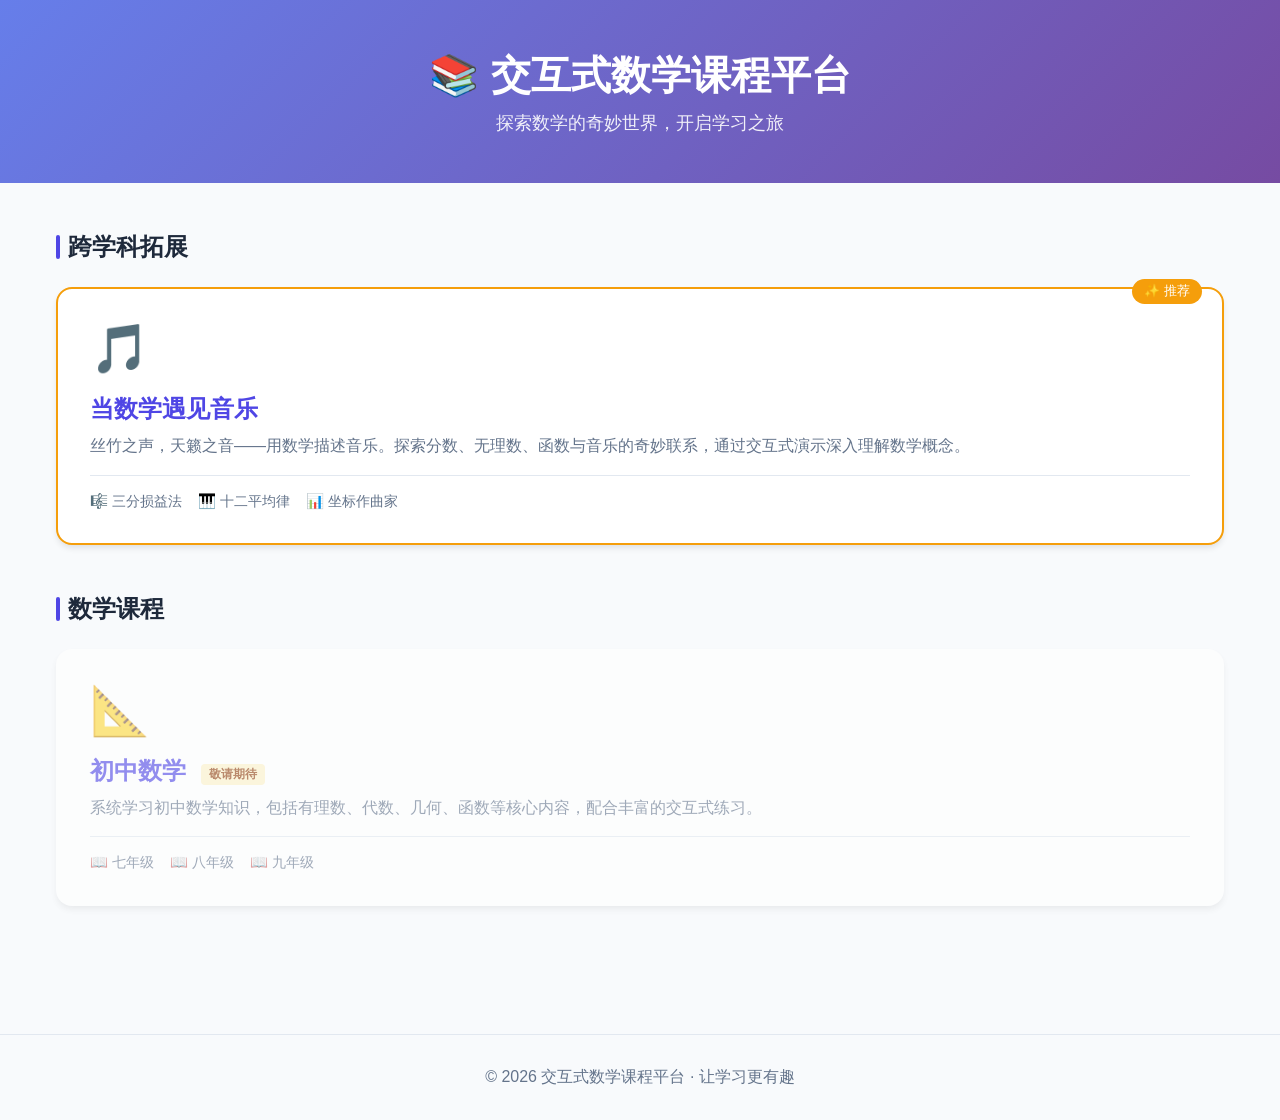
<file: index.html>
<!DOCTYPE html>
<html lang="zh-CN">
<head>
    <meta charset="UTF-8">
    <meta http-equiv="refresh" content="0;url=public/">
    <title>交互式课程平台</title>
    <style>
        body {
            font-family: -apple-system, BlinkMacSystemFont, 'Segoe UI', Roboto, sans-serif;
            display: flex;
            justify-content: center;
            align-items: center;
            min-height: 100vh;
            margin: 0;
            background: linear-gradient(135deg, #667eea 0%, #764ba2 100%);
            color: white;
        }
        .container {
            text-align: center;
        }
        h1 {
            font-size: 2rem;
            margin-bottom: 1rem;
        }
        p {
            opacity: 0.9;
        }
        a {
            color: white;
            text-decoration: underline;
        }
    </style>
</head>
<body>
    <div class="container">
        <h1>正在跳转到课程平台...</h1>
        <p>如果没有自动跳转，请 <a href="public/">点击这里</a></p>
    </div>
</body>
</html>
</file>
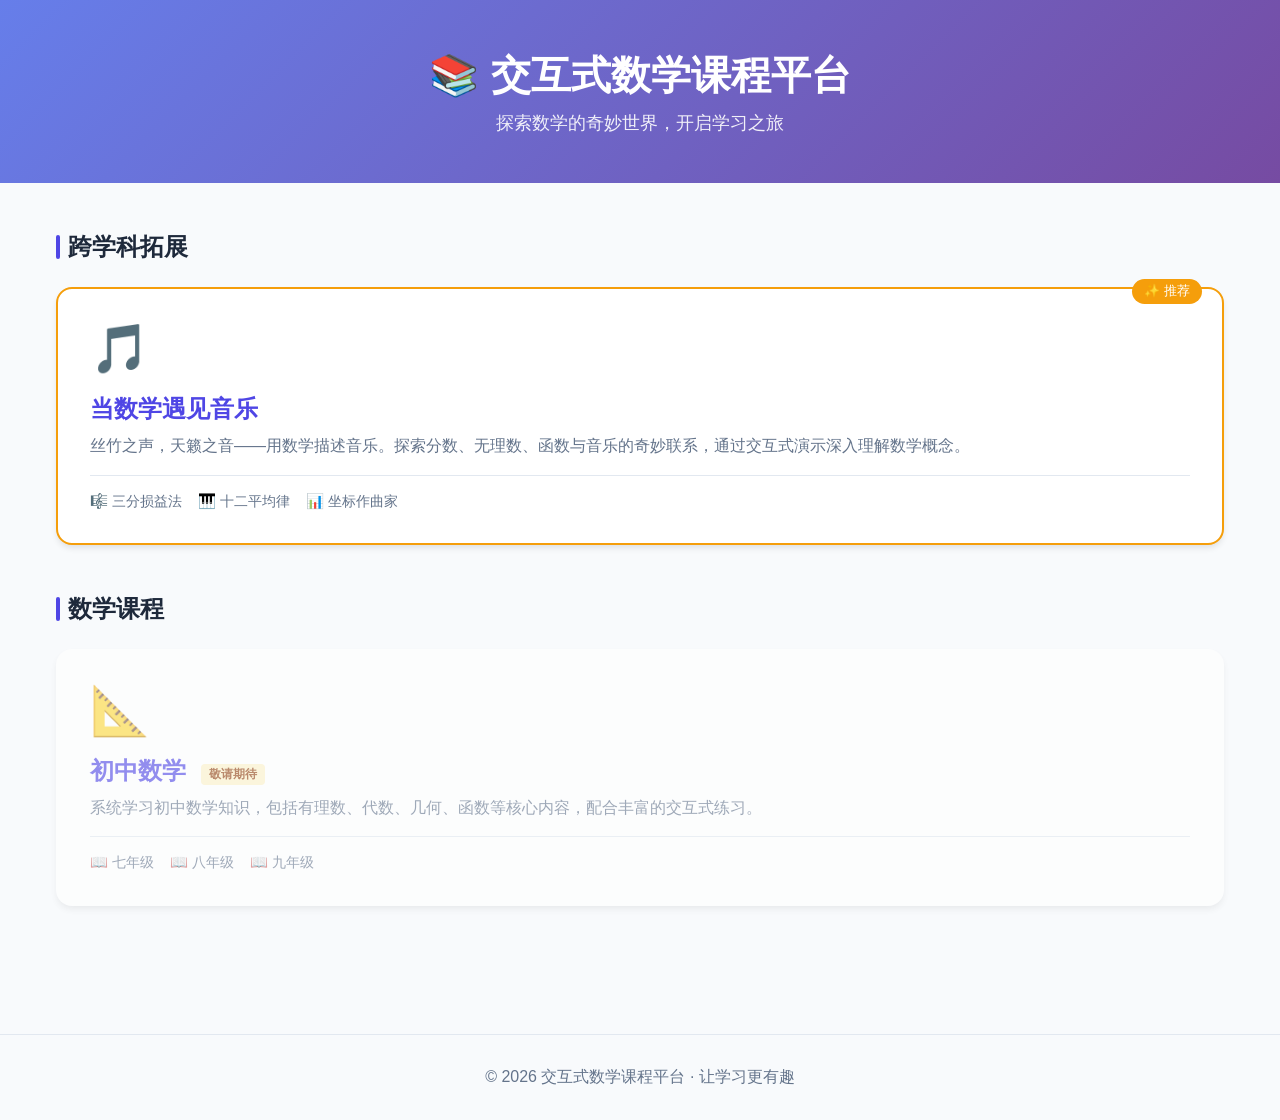
<file: public/index.html>
<!DOCTYPE html>
<html lang="zh-CN">
<head>
    <meta charset="UTF-8">
    <meta name="viewport" content="width=device-width, initial-scale=1.0">
    <title>交互式数学课程平台</title>
    <style>
        * {
            margin: 0;
            padding: 0;
            box-sizing: border-box;
        }
        :root {
            --primary-color: #4f46e5;
            --primary-hover: #4338ca;
            --accent-color: #f59e0b;
            --bg-color: #f8fafc;
            --text-color: #1e293b;
            --shadow: 0 4px 6px -1px rgb(0 0 0 / 0.1);
            --shadow-lg: 0 10px 15px -3px rgb(0 0 0 / 0.1);
        }
        body {
            font-family: -apple-system, BlinkMacSystemFont, 'Segoe UI', Roboto, sans-serif;
            background: var(--bg-color);
            min-height: 100vh;
            color: var(--text-color);
        }
        .header {
            background: linear-gradient(135deg, #667eea 0%, #764ba2 100%);
            color: white;
            padding: 3rem 0;
            text-align: center;
        }
        .header h1 {
            font-size: 2.5rem;
            margin-bottom: 0.5rem;
        }
        .header p {
            opacity: 0.9;
            font-size: 1.1rem;
        }
        .main {
            max-width: 1200px;
            margin: 0 auto;
            padding: 3rem 1rem;
        }
        .section-title {
            font-size: 1.5rem;
            margin-bottom: 1.5rem;
            color: var(--text-color);
            display: flex;
            align-items: center;
            gap: 0.5rem;
        }
        .section-title::before {
            content: '';
            width: 4px;
            height: 24px;
            background: var(--primary-color);
            border-radius: 2px;
        }
        .course-grid {
            display: grid;
            grid-template-columns: repeat(auto-fit, minmax(320px, 1fr));
            gap: 2rem;
            margin-bottom: 3rem;
        }
        .course-card {
            background: white;
            border-radius: 1rem;
            padding: 2rem;
            text-decoration: none;
            color: inherit;
            box-shadow: var(--shadow);
            transition: all 0.3s;
            border: 2px solid transparent;
        }
        .course-card:hover {
            transform: translateY(-5px);
            box-shadow: var(--shadow-lg);
            border-color: var(--primary-color);
        }
        .course-icon {
            font-size: 3rem;
            margin-bottom: 1rem;
        }
        .course-title {
            font-size: 1.5rem;
            font-weight: 700;
            margin-bottom: 0.5rem;
            color: var(--primary-color);
        }
        .course-desc {
            color: #64748b;
            line-height: 1.6;
            margin-bottom: 1rem;
        }
        .course-meta {
            padding-top: 1rem;
            border-top: 1px solid #e2e8f0;
            display: flex;
            gap: 1rem;
            font-size: 0.9rem;
            color: #64748b;
        }
        .coming-soon {
            opacity: 0.6;
            cursor: default;
        }
        .coming-soon:hover {
            transform: none;
            border-color: transparent;
        }
        .badge {
            background: #fef3c7;
            color: #92400e;
            font-size: 0.75rem;
            padding: 0.2rem 0.5rem;
            border-radius: 0.25rem;
            margin-left: 0.5rem;
        }
        .featured {
            border: 2px solid var(--accent-color);
            position: relative;
        }
        .featured::after {
            content: '✨ 推荐';
            position: absolute;
            top: -10px;
            right: 20px;
            background: var(--accent-color);
            color: white;
            padding: 0.25rem 0.75rem;
            border-radius: 1rem;
            font-size: 0.8rem;
        }
        .footer {
            text-align: center;
            padding: 2rem;
            color: #64748b;
            border-top: 1px solid #e2e8f0;
            margin-top: 2rem;
        }
    </style>
</head>
<body>
    <header class="header">
        <h1>📚 交互式数学课程平台</h1>
        <p>探索数学的奇妙世界，开启学习之旅</p>
    </header>

    <main class="main">
        <h2 class="section-title">跨学科拓展</h2>
        
        <div class="course-grid">
            <a href="courses/interdisciplinary/music-and-math/" class="course-card featured">
                <div class="course-icon">🎵</div>
                <h3 class="course-title">当数学遇见音乐</h3>
                <p class="course-desc">丝竹之声，天籁之音——用数学描述音乐。探索分数、无理数、函数与音乐的奇妙联系，通过交互式演示深入理解数学概念。</p>
                <div class="course-meta">
                    <span>🎼 三分损益法</span>
                    <span>🎹 十二平均律</span>
                    <span>📊 坐标作曲家</span>
                </div>
            </a>
        </div>

        <h2 class="section-title">数学课程</h2>
        
        <div class="course-grid">
            <div class="course-card coming-soon">
                <div class="course-icon">📐</div>
                <h3 class="course-title">初中数学 <span class="badge">敬请期待</span></h3>
                <p class="course-desc">系统学习初中数学知识，包括有理数、代数、几何、函数等核心内容，配合丰富的交互式练习。</p>
                <div class="course-meta">
                    <span>📖 七年级</span>
                    <span>📖 八年级</span>
                    <span>📖 九年级</span>
                </div>
            </div>
        </div>
    </main>

    <footer class="footer">
        <p>&copy; 2026 交互式数学课程平台 · 让学习更有趣</p>
    </footer>
</body>
</html>
</file>
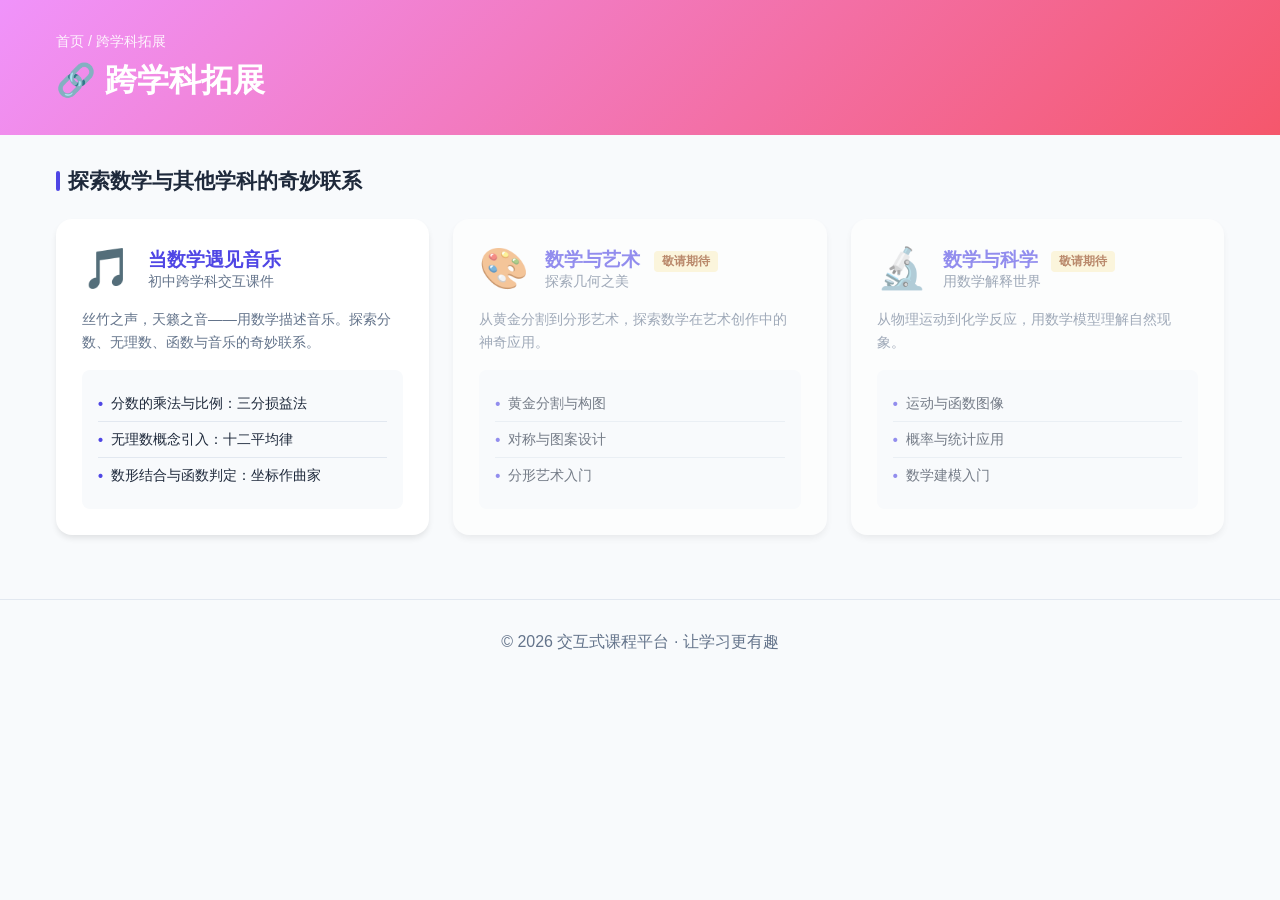
<file: public/courses/interdisciplinary/index.html>
<!DOCTYPE html>
<html lang="zh-CN">
<head>
    <meta charset="UTF-8">
    <meta name="viewport" content="width=device-width, initial-scale=1.0">
    <title>跨学科拓展 - 交互式课程平台</title>
    <style>
        * {
            margin: 0;
            padding: 0;
            box-sizing: border-box;
        }
        :root {
            --primary-color: #4f46e5;
            --primary-hover: #4338ca;
            --accent-color: #f59e0b;
            --bg-color: #f8fafc;
            --text-color: #1e293b;
            --shadow: 0 4px 6px -1px rgb(0 0 0 / 0.1);
            --shadow-lg: 0 10px 15px -3px rgb(0 0 0 / 0.1);
        }
        body {
            font-family: -apple-system, BlinkMacSystemFont, 'Segoe UI', Roboto, sans-serif;
            background: var(--bg-color);
            min-height: 100vh;
            color: var(--text-color);
        }
        .header {
            background: linear-gradient(135deg, #f093fb 0%, #f5576c 100%);
            color: white;
            padding: 2rem 0;
        }
        .header .container {
            max-width: 1200px;
            margin: 0 auto;
            padding: 0 1rem;
        }
        .breadcrumb {
            font-size: 0.9rem;
            opacity: 0.9;
            margin-bottom: 0.5rem;
        }
        .breadcrumb a {
            color: white;
            text-decoration: none;
        }
        .breadcrumb a:hover {
            text-decoration: underline;
        }
        .header h1 {
            font-size: 2rem;
            display: flex;
            align-items: center;
            gap: 0.5rem;
        }
        .main {
            max-width: 1200px;
            margin: 0 auto;
            padding: 2rem 1rem;
        }
        .section-title {
            font-size: 1.3rem;
            margin-bottom: 1.5rem;
            color: var(--text-color);
            display: flex;
            align-items: center;
            gap: 0.5rem;
        }
        .section-title::before {
            content: '';
            width: 4px;
            height: 20px;
            background: var(--primary-color);
            border-radius: 2px;
        }
        .course-grid {
            display: grid;
            grid-template-columns: repeat(auto-fit, minmax(320px, 1fr));
            gap: 1.5rem;
        }
        .course-card {
            background: white;
            border-radius: 1rem;
            padding: 1.5rem;
            text-decoration: none;
            color: inherit;
            box-shadow: var(--shadow);
            transition: all 0.3s;
            border: 2px solid transparent;
        }
        .course-card:hover {
            transform: translateY(-3px);
            box-shadow: var(--shadow-lg);
            border-color: var(--primary-color);
        }
        .course-header {
            display: flex;
            align-items: center;
            gap: 1rem;
            margin-bottom: 1rem;
        }
        .course-icon {
            font-size: 2.5rem;
        }
        .course-title {
            font-size: 1.2rem;
            font-weight: 600;
            color: var(--primary-color);
        }
        .course-subtitle {
            font-size: 0.85rem;
            color: #64748b;
        }
        .course-desc {
            font-size: 0.9rem;
            color: #64748b;
            line-height: 1.6;
            margin-bottom: 1rem;
        }
        .course-modules {
            background: #f8fafc;
            border-radius: 0.5rem;
            padding: 1rem;
        }
        .module-item {
            display: flex;
            align-items: center;
            gap: 0.5rem;
            padding: 0.5rem 0;
            font-size: 0.9rem;
            color: var(--text-color);
            border-bottom: 1px solid #e2e8f0;
        }
        .module-item:last-child {
            border-bottom: none;
        }
        .module-item::before {
            content: '•';
            color: var(--primary-color);
            font-weight: bold;
        }
        .coming-soon {
            opacity: 0.6;
            cursor: not-allowed;
        }
        .coming-soon:hover {
            transform: none;
            border-color: transparent;
        }
        .badge {
            background: #fef3c7;
            color: #92400e;
            font-size: 0.75rem;
            padding: 0.2rem 0.5rem;
            border-radius: 0.25rem;
            margin-left: 0.5rem;
        }
        .footer {
            text-align: center;
            padding: 2rem;
            color: #64748b;
            border-top: 1px solid #e2e8f0;
            margin-top: 2rem;
        }
    </style>
</head>
<body>
    <header class="header">
        <div class="container">
            <nav class="breadcrumb">
                <a href="../">首页</a> / 跨学科拓展
            </nav>
            <h1>🔗 跨学科拓展</h1>
        </div>
    </header>

    <main class="main">
        <h2 class="section-title">探索数学与其他学科的奇妙联系</h2>
        
        <div class="course-grid">
            <a href="music-and-math/" class="course-card">
                <div class="course-header">
                    <div class="course-icon">🎵</div>
                    <div>
                        <h3 class="course-title">当数学遇见音乐</h3>
                        <p class="course-subtitle">初中跨学科交互课件</p>
                    </div>
                </div>
                <p class="course-desc">丝竹之声，天籁之音——用数学描述音乐。探索分数、无理数、函数与音乐的奇妙联系。</p>
                <div class="course-modules">
                    <div class="module-item">分数的乘法与比例：三分损益法</div>
                    <div class="module-item">无理数概念引入：十二平均律</div>
                    <div class="module-item">数形结合与函数判定：坐标作曲家</div>
                </div>
            </a>

            <div class="course-card coming-soon">
                <div class="course-header">
                    <div class="course-icon">🎨</div>
                    <div>
                        <h3 class="course-title">数学与艺术 <span class="badge">敬请期待</span></h3>
                        <p class="course-subtitle">探索几何之美</p>
                    </div>
                </div>
                <p class="course-desc">从黄金分割到分形艺术，探索数学在艺术创作中的神奇应用。</p>
                <div class="course-modules">
                    <div class="module-item">黄金分割与构图</div>
                    <div class="module-item">对称与图案设计</div>
                    <div class="module-item">分形艺术入门</div>
                </div>
            </div>

            <div class="course-card coming-soon">
                <div class="course-header">
                    <div class="course-icon">🔬</div>
                    <div>
                        <h3 class="course-title">数学与科学 <span class="badge">敬请期待</span></h3>
                        <p class="course-subtitle">用数学解释世界</p>
                    </div>
                </div>
                <p class="course-desc">从物理运动到化学反应，用数学模型理解自然现象。</p>
                <div class="course-modules">
                    <div class="module-item">运动与函数图像</div>
                    <div class="module-item">概率与统计应用</div>
                    <div class="module-item">数学建模入门</div>
                </div>
            </div>
        </div>
    </main>

    <footer class="footer">
        <p>&copy; 2026 交互式课程平台 · 让学习更有趣</p>
    </footer>
</body>
</html>
</file>
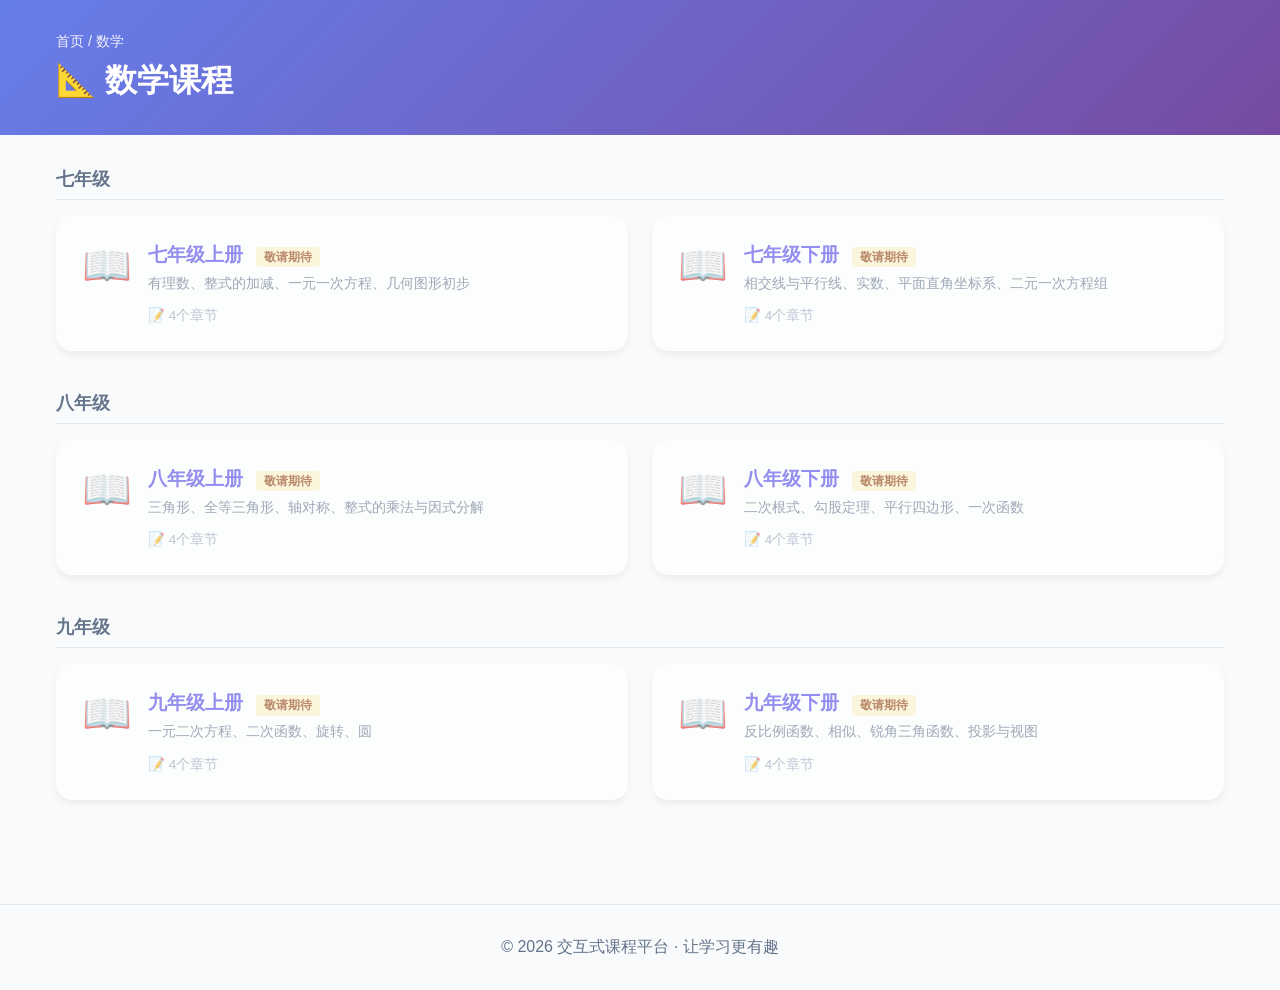
<file: public/courses/math/index.html>
<!DOCTYPE html>
<html lang="zh-CN">
<head>
    <meta charset="UTF-8">
    <meta name="viewport" content="width=device-width, initial-scale=1.0">
    <title>数学课程 - 交互式课程平台</title>
    <style>
        * {
            margin: 0;
            padding: 0;
            box-sizing: border-box;
        }
        :root {
            --primary-color: #4f46e5;
            --primary-hover: #4338ca;
            --accent-color: #f59e0b;
            --bg-color: #f8fafc;
            --text-color: #1e293b;
            --shadow: 0 4px 6px -1px rgb(0 0 0 / 0.1);
            --shadow-lg: 0 10px 15px -3px rgb(0 0 0 / 0.1);
        }
        body {
            font-family: -apple-system, BlinkMacSystemFont, 'Segoe UI', Roboto, sans-serif;
            background: var(--bg-color);
            min-height: 100vh;
            color: var(--text-color);
        }
        .header {
            background: linear-gradient(135deg, #667eea 0%, #764ba2 100%);
            color: white;
            padding: 2rem 0;
        }
        .header .container {
            max-width: 1200px;
            margin: 0 auto;
            padding: 0 1rem;
        }
        .breadcrumb {
            font-size: 0.9rem;
            opacity: 0.9;
            margin-bottom: 0.5rem;
        }
        .breadcrumb a {
            color: white;
            text-decoration: none;
        }
        .breadcrumb a:hover {
            text-decoration: underline;
        }
        .header h1 {
            font-size: 2rem;
            display: flex;
            align-items: center;
            gap: 0.5rem;
        }
        .main {
            max-width: 1200px;
            margin: 0 auto;
            padding: 2rem 1rem;
        }
        .section-title {
            font-size: 1.3rem;
            margin-bottom: 1.5rem;
            color: var(--text-color);
            display: flex;
            align-items: center;
            gap: 0.5rem;
        }
        .section-title::before {
            content: '';
            width: 4px;
            height: 20px;
            background: var(--primary-color);
            border-radius: 2px;
        }
        .grade-section {
            margin-bottom: 2.5rem;
        }
        .grade-title {
            font-size: 1.1rem;
            color: #64748b;
            margin-bottom: 1rem;
            padding-bottom: 0.5rem;
            border-bottom: 1px solid #e2e8f0;
        }
        .course-grid {
            display: grid;
            grid-template-columns: repeat(auto-fit, minmax(280px, 1fr));
            gap: 1.5rem;
        }
        .course-card {
            background: white;
            border-radius: 1rem;
            padding: 1.5rem;
            text-decoration: none;
            color: inherit;
            box-shadow: var(--shadow);
            transition: all 0.3s;
            border: 2px solid transparent;
            display: flex;
            align-items: flex-start;
            gap: 1rem;
        }
        .course-card:hover {
            transform: translateY(-3px);
            box-shadow: var(--shadow-lg);
            border-color: var(--primary-color);
        }
        .course-icon {
            font-size: 2.5rem;
            flex-shrink: 0;
        }
        .course-info {
            flex: 1;
        }
        .course-title {
            font-size: 1.2rem;
            font-weight: 600;
            margin-bottom: 0.3rem;
            color: var(--primary-color);
        }
        .course-desc {
            font-size: 0.9rem;
            color: #64748b;
            line-height: 1.5;
        }
        .course-meta {
            margin-top: 0.8rem;
            display: flex;
            gap: 1rem;
            font-size: 0.85rem;
            color: #94a3b8;
        }
        .coming-soon {
            opacity: 0.6;
            cursor: default;
        }
        .coming-soon:hover {
            transform: none;
            border-color: transparent;
        }
        .badge {
            background: #fef3c7;
            color: #92400e;
            font-size: 0.75rem;
            padding: 0.2rem 0.5rem;
            border-radius: 0.25rem;
            margin-left: 0.5rem;
        }
        .footer {
            text-align: center;
            padding: 2rem;
            color: #64748b;
            border-top: 1px solid #e2e8f0;
            margin-top: 2rem;
        }
    </style>
</head>
<body>
    <header class="header">
        <div class="container">
            <nav class="breadcrumb">
                <a href="../">首页</a> / 数学
            </nav>
            <h1>📐 数学课程</h1>
        </div>
    </header>

    <main class="main">
        <div class="grade-section">
            <h2 class="grade-title">七年级</h2>
            <div class="course-grid">
                <div class="course-card coming-soon">
                    <div class="course-icon">📖</div>
                    <div class="course-info">
                        <h3 class="course-title">七年级上册 <span class="badge">敬请期待</span></h3>
                        <p class="course-desc">有理数、整式的加减、一元一次方程、几何图形初步</p>
                        <div class="course-meta">
                            <span>📝 4个章节</span>
                        </div>
                    </div>
                </div>
                <div class="course-card coming-soon">
                    <div class="course-icon">📖</div>
                    <div class="course-info">
                        <h3 class="course-title">七年级下册 <span class="badge">敬请期待</span></h3>
                        <p class="course-desc">相交线与平行线、实数、平面直角坐标系、二元一次方程组</p>
                        <div class="course-meta">
                            <span>📝 4个章节</span>
                        </div>
                    </div>
                </div>
            </div>
        </div>

        <div class="grade-section">
            <h2 class="grade-title">八年级</h2>
            <div class="course-grid">
                <div class="course-card coming-soon">
                    <div class="course-icon">📖</div>
                    <div class="course-info">
                        <h3 class="course-title">八年级上册 <span class="badge">敬请期待</span></h3>
                        <p class="course-desc">三角形、全等三角形、轴对称、整式的乘法与因式分解</p>
                        <div class="course-meta">
                            <span>📝 4个章节</span>
                        </div>
                    </div>
                </div>
                <div class="course-card coming-soon">
                    <div class="course-icon">📖</div>
                    <div class="course-info">
                        <h3 class="course-title">八年级下册 <span class="badge">敬请期待</span></h3>
                        <p class="course-desc">二次根式、勾股定理、平行四边形、一次函数</p>
                        <div class="course-meta">
                            <span>📝 4个章节</span>
                        </div>
                    </div>
                </div>
            </div>
        </div>

        <div class="grade-section">
            <h2 class="grade-title">九年级</h2>
            <div class="course-grid">
                <div class="course-card coming-soon">
                    <div class="course-icon">📖</div>
                    <div class="course-info">
                        <h3 class="course-title">九年级上册 <span class="badge">敬请期待</span></h3>
                        <p class="course-desc">一元二次方程、二次函数、旋转、圆</p>
                        <div class="course-meta">
                            <span>📝 4个章节</span>
                        </div>
                    </div>
                </div>
                <div class="course-card coming-soon">
                    <div class="course-icon">📖</div>
                    <div class="course-info">
                        <h3 class="course-title">九年级下册 <span class="badge">敬请期待</span></h3>
                        <p class="course-desc">反比例函数、相似、锐角三角函数、投影与视图</p>
                        <div class="course-meta">
                            <span>📝 4个章节</span>
                        </div>
                    </div>
                </div>
            </div>
        </div>
    </main>

    <footer class="footer">
        <p>&copy; 2026 交互式课程平台 · 让学习更有趣</p>
    </footer>
</body>
</html>
</file>
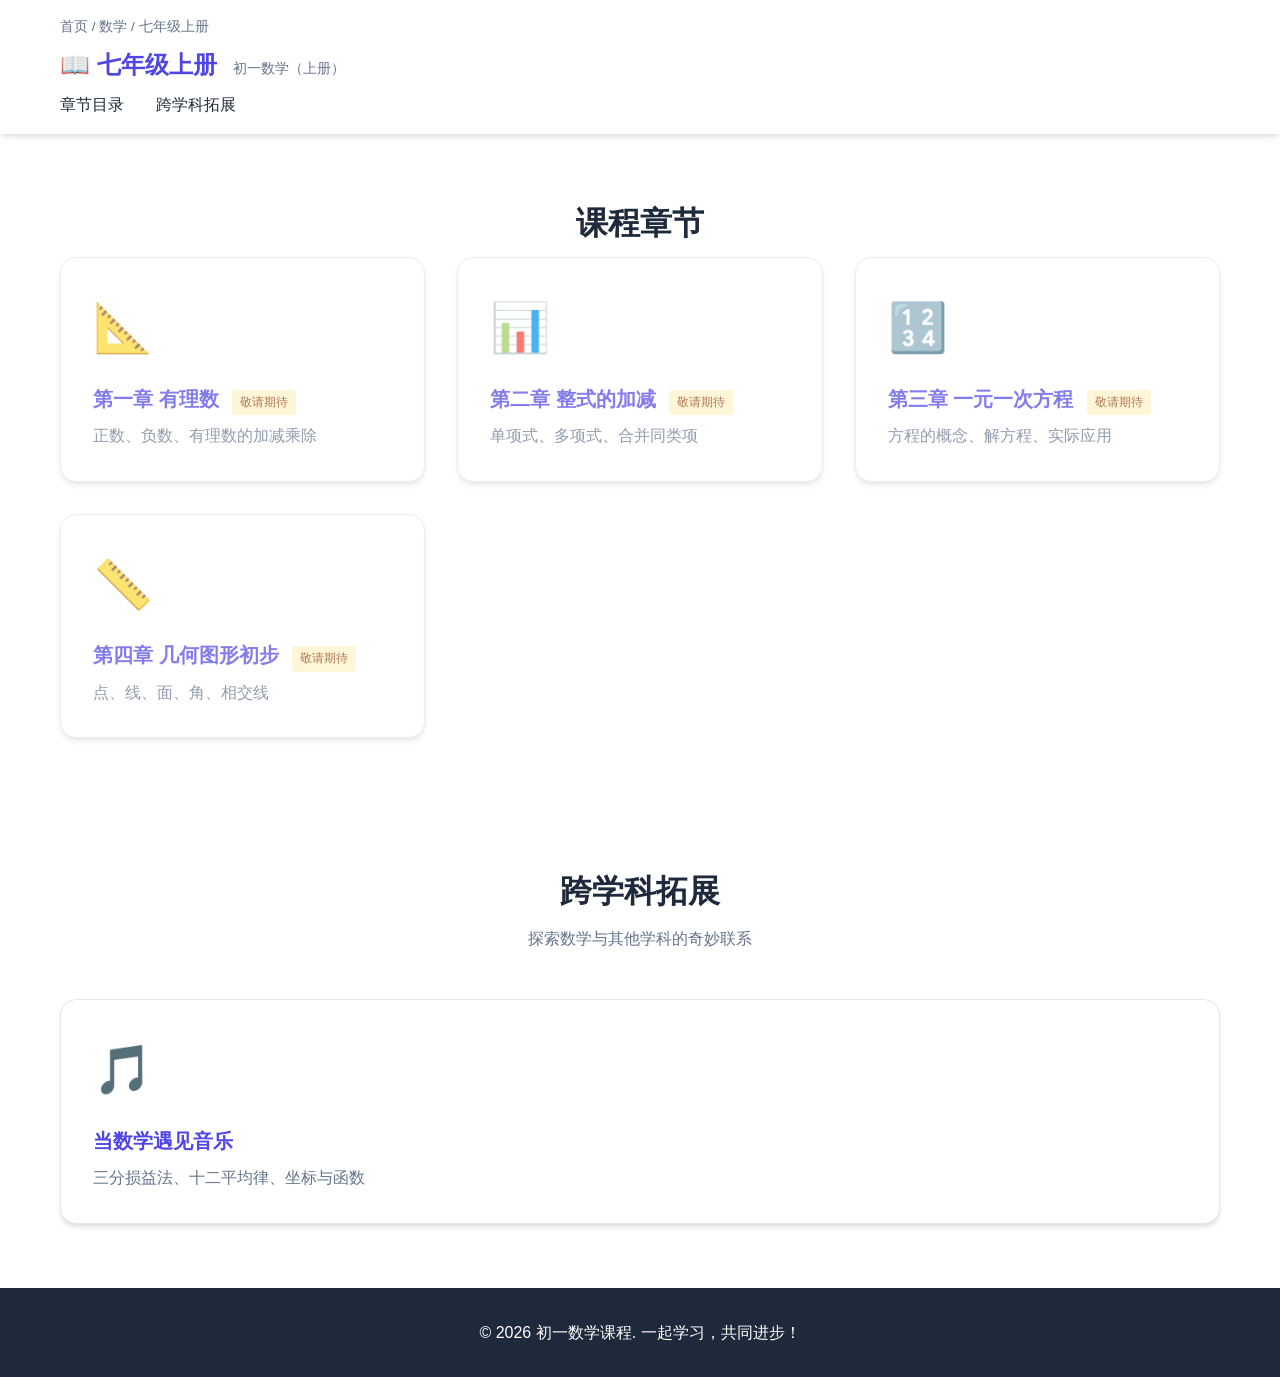
<file: public/courses/math/math-grade-7/index.html>
<!DOCTYPE html>
<html lang="zh-CN">
<head>
    <meta charset="UTF-8">
    <meta name="viewport" content="width=device-width, initial-scale=1.0">
    <title>初一数学课程</title>
    <link rel="stylesheet" href="css/style.css">
</head>
<body>
    <header class="header">
        <div class="container">
            <nav class="breadcrumb">
                <a href="../../../">首页</a> / 
                <a href="../">数学</a> / 
                <span>七年级上册</span>
            </nav>
            <div class="header-main">
                <h1 class="logo">📖 七年级上册</h1>
                <p class="subtitle">初一数学（上册）</p>
            </div>
            <nav class="nav">
                <a href="#chapters" class="nav-link active">章节目录</a>
                <a href="#interdisciplinary" class="nav-link">跨学科拓展</a>
            </nav>
        </div>
    </header>

    <main class="main">
        <section id="chapters" class="section">
            <div class="container">
                <h2 class="section-title">课程章节</h2>
                <div class="chapter-grid">
                    <div class="chapter-card coming-soon">
                        <div class="chapter-icon">📐</div>
                        <h3 class="chapter-title">第一章 有理数 <span class="badge">敬请期待</span></h3>
                        <p class="chapter-desc">正数、负数、有理数的加减乘除</p>
                    </div>
                    <div class="chapter-card coming-soon">
                        <div class="chapter-icon">📊</div>
                        <h3 class="chapter-title">第二章 整式的加减 <span class="badge">敬请期待</span></h3>
                        <p class="chapter-desc">单项式、多项式、合并同类项</p>
                    </div>
                    <div class="chapter-card coming-soon">
                        <div class="chapter-icon">🔢</div>
                        <h3 class="chapter-title">第三章 一元一次方程 <span class="badge">敬请期待</span></h3>
                        <p class="chapter-desc">方程的概念、解方程、实际应用</p>
                    </div>
                    <div class="chapter-card coming-soon">
                        <div class="chapter-icon">📏</div>
                        <h3 class="chapter-title">第四章 几何图形初步 <span class="badge">敬请期待</span></h3>
                        <p class="chapter-desc">点、线、面、角、相交线</p>
                    </div>
                </div>
            </div>
        </section>

        <section id="interdisciplinary" class="section">
            <div class="container">
                <h2 class="section-title">跨学科拓展</h2>
                <p class="section-subtitle">探索数学与其他学科的奇妙联系</p>
                <div class="chapter-grid">
                    <a href="../../interdisciplinary/music-and-math/" class="chapter-card">
                        <div class="chapter-icon">🎵</div>
                        <h3 class="chapter-title">当数学遇见音乐</h3>
                        <p class="chapter-desc">三分损益法、十二平均律、坐标与函数</p>
                    </a>
                </div>
            </div>
        </section>
    </main>

    <footer class="footer">
        <div class="container">
            <p>&copy; 2026 初一数学课程. 一起学习，共同进步！</p>
        </div>
    </footer>

    <script src="js/main.js"></script>
</body>
</html>
</file>
<file: public/courses/math/math-grade-7/css/style.css>
* {
    margin: 0;
    padding: 0;
    box-sizing: border-box;
}

:root {
    --primary-color: #4f46e5;
    --primary-hover: #4338ca;
    --secondary-color: #64748b;
    --accent-color: #f59e0b;
    --bg-color: #ffffff;
    --bg-alt: #f8fafc;
    --text-color: #1e293b;
    --text-light: #64748b;
    --border-color: #e2e8f0;
    --shadow: 0 4px 6px -1px rgb(0 0 0 / 0.1), 0 2px 4px -2px rgb(0 0 0 / 0.1);
    --shadow-lg: 0 10px 15px -3px rgb(0 0 0 / 0.1), 0 4px 6px -4px rgb(0 0 0 / 0.1);
}

body {
    font-family: -apple-system, BlinkMacSystemFont, 'Segoe UI', Roboto, 'Helvetica Neue', Arial, sans-serif;
    line-height: 1.6;
    color: var(--text-color);
    background-color: var(--bg-color);
}

.container {
    max-width: 1200px;
    margin: 0 auto;
    padding: 0 20px;
}

.header {
    background-color: var(--bg-color);
    box-shadow: var(--shadow);
    position: sticky;
    top: 0;
    z-index: 100;
}

.header .container {
    display: flex;
    flex-direction: column;
    padding: 1rem 20px;
}

.breadcrumb {
    font-size: 0.85rem;
    color: var(--text-light);
    margin-bottom: 0.5rem;
}

.breadcrumb a {
    color: var(--text-light);
    text-decoration: none;
    transition: color 0.2s;
}

.breadcrumb a:hover {
    color: var(--primary-color);
}

.header-main {
    display: flex;
    align-items: baseline;
    gap: 1rem;
    margin-bottom: 0.5rem;
}

.logo {
    font-size: 1.5rem;
    font-weight: 700;
    color: var(--primary-color);
}

.subtitle {
    font-size: 0.9rem;
    color: var(--text-light);
}

.nav {
    display: flex;
    gap: 2rem;
}

.nav-link {
    text-decoration: none;
    color: var(--text-color);
    font-weight: 500;
    transition: color 0.2s;
}

.nav-link:hover,
.nav-link.active {
    color: var(--primary-color);
}

.main {
    min-height: calc(100vh - 200px);
}

.section {
    padding: 4rem 0;
}

.section-alt {
    background-color: var(--bg-alt);
}

.hero {
    text-align: center;
    padding: 6rem 0;
    background: linear-gradient(135deg, #667eea 0%, #764ba2 100%);
    color: white;
}

.hero-title {
    font-size: 3rem;
    margin-bottom: 1rem;
}

.hero-subtitle {
    font-size: 1.25rem;
    margin-bottom: 2rem;
    opacity: 0.9;
}

.section-title {
    font-size: 2rem;
    text-align: center;
    margin-bottom: 0.5rem;
}

.section-subtitle {
    text-align: center;
    color: var(--text-light);
    margin-bottom: 3rem;
}

.btn {
    display: inline-block;
    padding: 0.75rem 1.5rem;
    border-radius: 0.5rem;
    text-decoration: none;
    font-weight: 600;
    transition: all 0.2s;
    cursor: pointer;
    border: none;
    font-size: 1rem;
}

.btn-primary {
    background-color: var(--primary-color);
    color: white;
}

.btn-primary:hover {
    background-color: var(--primary-hover);
    transform: translateY(-2px);
    box-shadow: var(--shadow-lg);
}

.btn-secondary {
    background-color: white;
    color: var(--primary-color);
    border: 2px solid var(--primary-color);
}

.btn-secondary:hover {
    background-color: var(--primary-color);
    color: white;
}

.chapter-grid {
    display: grid;
    grid-template-columns: repeat(auto-fit, minmax(280px, 1fr));
    gap: 2rem;
}

.chapter-card {
    background: white;
    border-radius: 1rem;
    padding: 2rem;
    text-decoration: none;
    color: inherit;
    box-shadow: var(--shadow);
    transition: all 0.3s;
    border: 1px solid var(--border-color);
}

.chapter-card:hover {
    transform: translateY(-5px);
    box-shadow: var(--shadow-lg);
    border-color: var(--primary-color);
}

.chapter-icon {
    font-size: 3rem;
    margin-bottom: 1rem;
}

.chapter-title {
    font-size: 1.25rem;
    margin-bottom: 0.5rem;
    color: var(--primary-color);
}

.chapter-desc {
    color: var(--text-light);
}

.chapter-card.coming-soon {
    opacity: 0.7;
    cursor: default;
}

.chapter-card.coming-soon:hover {
    transform: none;
    box-shadow: var(--shadow);
    border-color: var(--border-color);
}

.badge {
    display: inline-block;
    background: #fef3c7;
    color: #92400e;
    font-size: 0.75rem;
    padding: 0.2rem 0.5rem;
    border-radius: 0.25rem;
    margin-left: 0.5rem;
    font-weight: 500;
}

.practice-cards {
    display: grid;
    grid-template-columns: repeat(auto-fit, minmax(300px, 1fr));
    gap: 2rem;
}

.practice-card {
    background: white;
    border-radius: 1rem;
    padding: 2rem;
    text-align: center;
    box-shadow: var(--shadow);
}

.practice-card h3 {
    font-size: 1.5rem;
    margin-bottom: 1rem;
}

.practice-card p {
    color: var(--text-light);
    margin-bottom: 1.5rem;
}

.footer {
    background-color: var(--text-color);
    color: white;
    text-align: center;
    padding: 2rem 0;
}

@media (max-width: 768px) {
    .header .container {
        flex-direction: column;
        gap: 1rem;
    }
    
    .nav {
        gap: 1rem;
    }
    
    .hero-title {
        font-size: 2rem;
    }
    
    .chapter-grid,
    .practice-cards {
        grid-template-columns: 1fr;
    }
}
</file>
